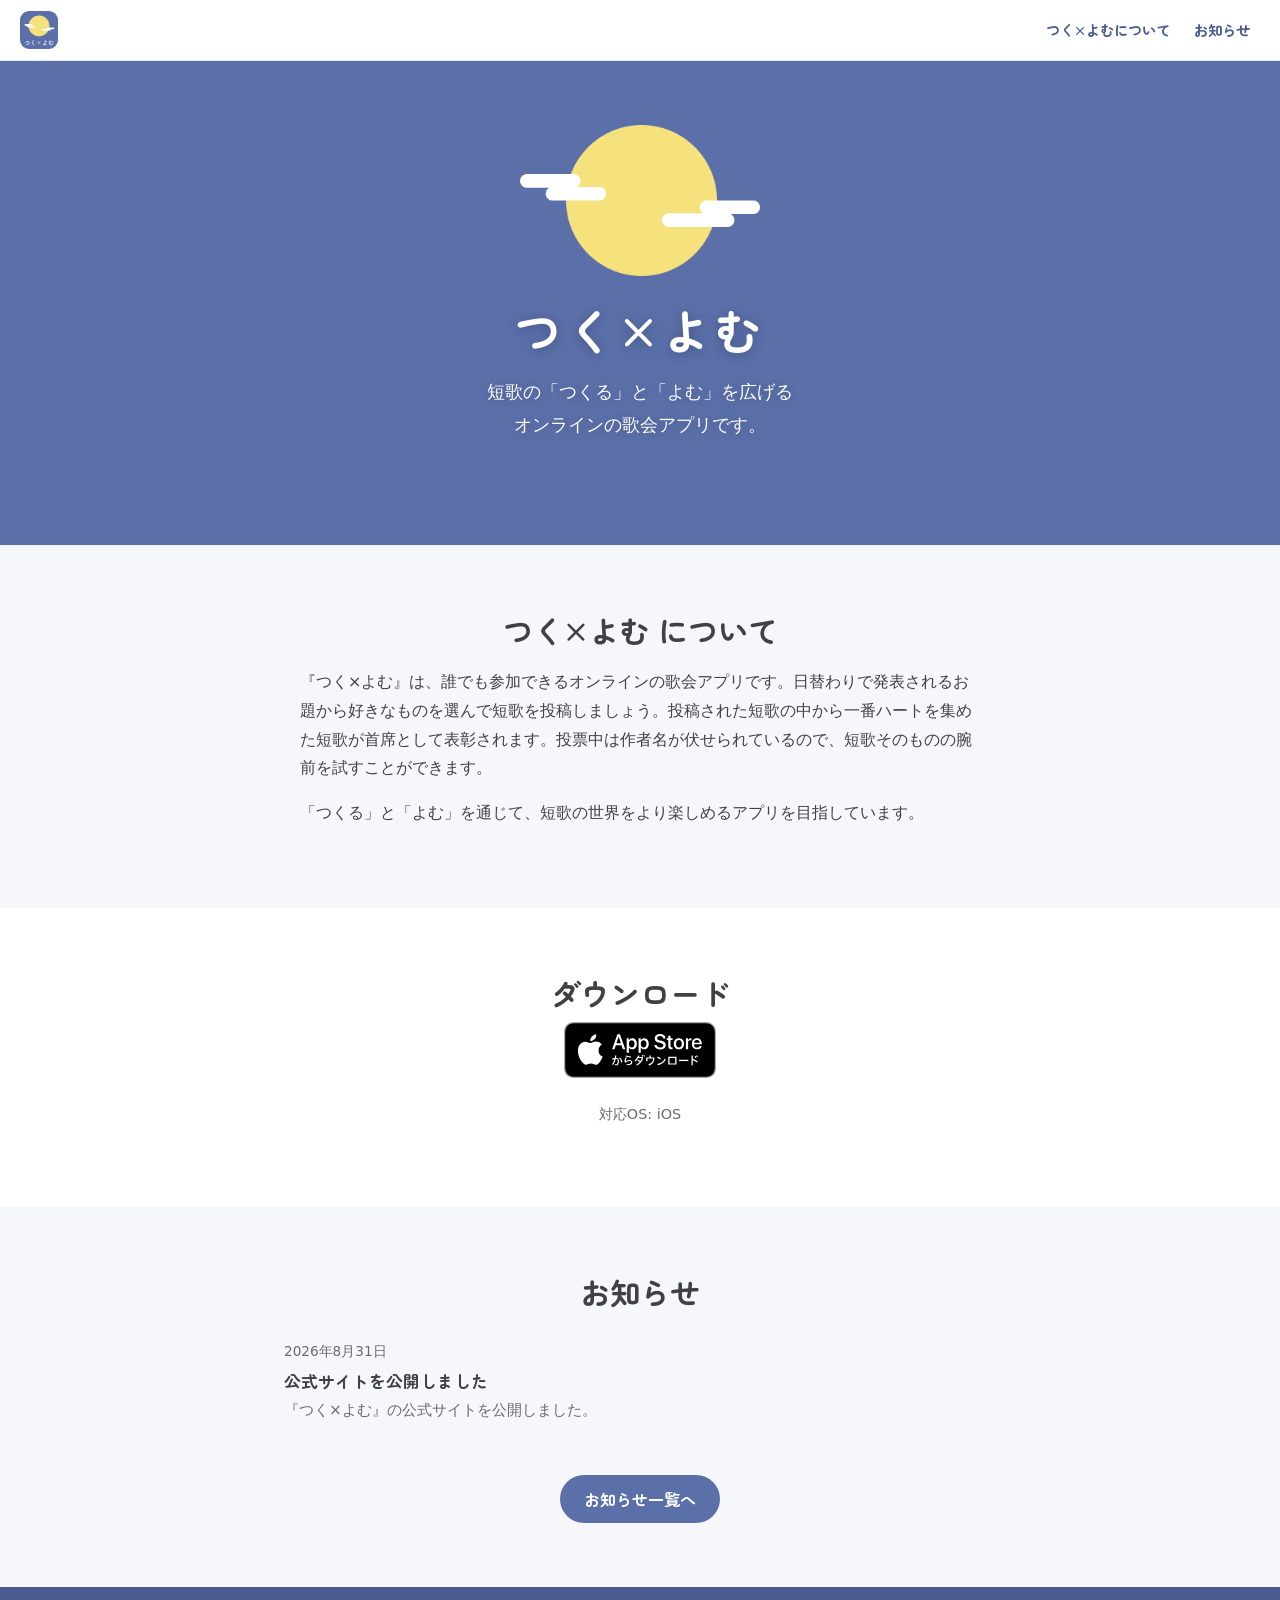
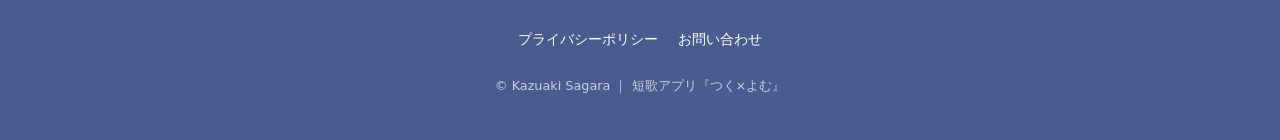
<file: index.html>
<!DOCTYPE html>
<html lang="ja">
<head>
  <meta charset="UTF-8">
  <meta name="viewport" content="width=device-width, initial-scale=1.0">
  <title>つく×よむ｜短歌の歌会アプリ</title>
  <meta name="description" content="『つく×よむ』は、お題に合わせて短歌を詠み、みんなで投票し合うオンライン歌会アプリです。毎日の歌会で首席を目指しましょう。iOS で配信中。">
  <link rel="canonical" href="https://healer-whale.github.io/tsukuyomu-web/">

  <meta property="og:type" content="website">
  <meta property="og:title" content="つく×よむ｜短歌の歌会アプリ">
  <meta property="og:description" content="お題で詠んで、みんなで選ぶ。毎日ひらく、短歌の歌会アプリ『つく×よむ』。">
  <meta property="og:url" content="https://healer-whale.github.io/tsukuyomu-web/">
  <meta property="og:image" content="https://healer-whale.github.io/tsukuyomu-web/assets/icon.png">
  <meta property="og:site_name" content="つく×よむ">
  <meta name="twitter:card" content="summary_large_image">

  <link rel="icon" href="assets/favicon.png" type="image/png">
  <link rel="apple-touch-icon" href="assets/icon.png">
  <link rel="preconnect" href="https://fonts.googleapis.com">
  <link rel="preconnect" href="https://fonts.gstatic.com" crossorigin>
  <link href="https://fonts.googleapis.com/css2?family=Zen+Maru+Gothic:wght@500;700&display=swap" rel="stylesheet">
  <link rel="stylesheet" href="style.css">
</head>
<body>
  <header class="site-header">
    <div class="container">
      <a class="brand" href="index.html" aria-label="つく×よむ ホーム">
        <img src="assets/icon.png" alt="つく×よむ">
      </a>
      <nav class="site-nav">
        <a href="#about">つく×よむについて</a>
        <a href="news.html">お知らせ</a>
      </nav>
    </div>
  </header>

  <main>
    <section class="hero">
      <div class="hero__inner">
        <img class="hero__logo" src="assets/logo_moon.png" alt="" width="320" height="200">
        <h1>つく×よむ</h1>
        <p>短歌の「つくる」と「よむ」を広げる<br>オンラインの歌会アプリです。</p>
      </div>
    </section>

    <section class="section" id="about">
      <div class="container">
        <h2>つく×よむ について</h2>
        <div class="prose">
          <p>『つく×よむ』は、誰でも参加できるオンラインの歌会アプリです。日替わりで発表されるお題から好きなものを選んで短歌を投稿しましょう。投稿された短歌の中から一番ハートを集めた短歌が首席として表彰されます。投票中は作者名が伏せられているので、短歌そのものの腕前を試すことができます。</p>
          <p>「つくる」と「よむ」を通じて、短歌の世界をより楽しめるアプリを目指しています。</p>
        </div>
      </div>
    </section>

    <section class="section download" id="download">
      <div class="container">
        <h2>ダウンロード</h2>
        <a class="appstore-badge-link" href="https://apps.apple.com/jp/app/id6753803224" target="_blank" rel="noopener">
          <img src="assets/appstore-badge.svg" alt="App Store でダウンロード" width="152" height="56">
        </a>
        <p>対応OS: iOS</p>
      </div>
    </section>

    <section class="section" id="news">
      <div class="container">
        <h2>お知らせ</h2>
        <div class="news-list">
          <article class="news-item">
            <div class="news-item__meta">
              <time datetime="2026-08-31">2026年8月31日</time>
            </div>
            <h3>公式サイトを公開しました</h3>
            <p>『つく×よむ』の公式サイトを公開しました。</p>
          </article>
        </div>
        <div class="center-link">
          <a class="btn" href="news.html">お知らせ一覧へ</a>
        </div>
      </div>
    </section>
  </main>

  <footer class="site-footer">
    <nav>
      <a href="privacy.html">プライバシーポリシー</a>
      <a href="https://forms.gle/Nwhqb7th3zikU4kS8" target="_blank" rel="noopener">お問い合わせ</a>
    </nav>
    <small>&copy; Kazuaki Sagara ｜ 短歌アプリ『つく×よむ』</small>
  </footer>
</body>
</html>
</file>
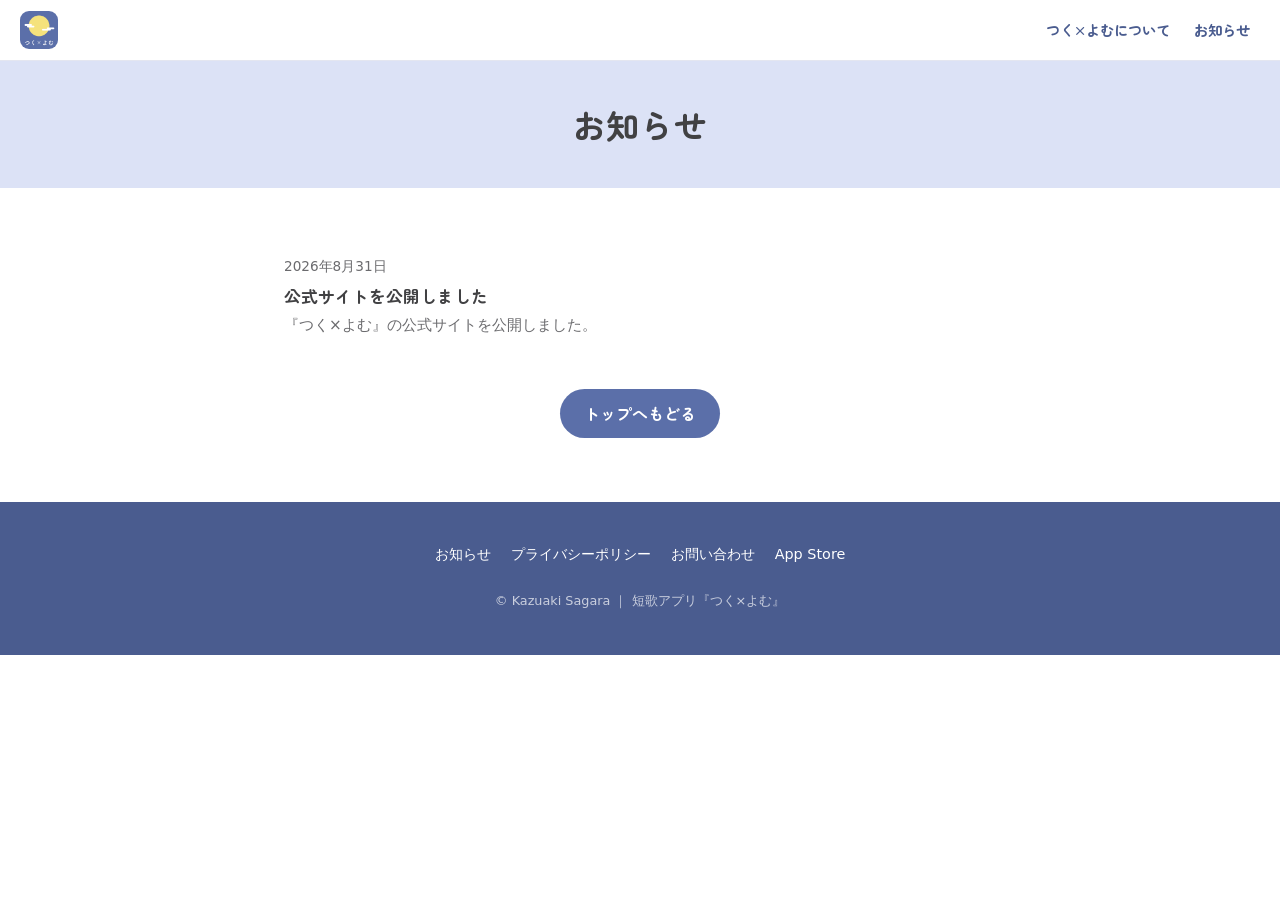
<file: news.html>
<!DOCTYPE html>
<!--
  お知らせページ
  新しいお知らせを追加するときは、下の <article class="news-item"> ブロックを
  1つコピーして news-list の先頭（いちばん上）に貼り付け、日付・カテゴリ・本文を書き換えてください。
  カテゴリ（badge）の種類:
    <span class="badge">お知らせ</span>                （既定・藤色）
    <span class="badge badge--update">アップデート</span> （緑）
    <span class="badge badge--bug">不具合</span>          （赤）
    <span class="badge badge--maintenance">メンテナンス</span>（黄土色）
-->
<html lang="ja">
<head>
  <meta charset="UTF-8">
  <meta name="viewport" content="width=device-width, initial-scale=1.0">
  <title>お知らせ｜つく×よむ</title>
  <meta name="description" content="短歌アプリ『つく×よむ』のお知らせ。不具合情報・アップデート・メンテナンス情報を掲載します。">
  <link rel="canonical" href="https://healer-whale.github.io/tsukuyomu-web/news.html">

  <meta property="og:type" content="article">
  <meta property="og:title" content="お知らせ｜つく×よむ">
  <meta property="og:description" content="短歌アプリ『つく×よむ』の不具合情報・アップデート・メンテナンス情報。">
  <meta property="og:url" content="https://healer-whale.github.io/tsukuyomu-web/news.html">
  <meta property="og:image" content="https://healer-whale.github.io/tsukuyomu-web/assets/icon.png">
  <meta property="og:site_name" content="つく×よむ">
  <meta name="twitter:card" content="summary_large_image">

  <link rel="icon" href="assets/favicon.png" type="image/png">
  <link rel="apple-touch-icon" href="assets/icon.png">
  <link rel="preconnect" href="https://fonts.googleapis.com">
  <link rel="preconnect" href="https://fonts.gstatic.com" crossorigin>
  <link href="https://fonts.googleapis.com/css2?family=Zen+Maru+Gothic:wght@500;700&display=swap" rel="stylesheet">
  <link rel="stylesheet" href="style.css">
</head>
<body>
  <header class="site-header">
    <div class="container">
      <a class="brand" href="index.html" aria-label="つく×よむ ホーム">
        <img src="assets/icon.png" alt="つく×よむ">
      </a>
      <nav class="site-nav">
        <a href="index.html#about">つく×よむについて</a>
        <a href="news.html">お知らせ</a>
      </nav>
    </div>
  </header>

  <main>
    <div class="page-head">
      <h1>お知らせ</h1>
    </div>

    <div class="page-body">
      <div class="container">

        <div class="news-list">
          <article class="news-item">
            <div class="news-item__meta">
              <time datetime="2026-08-31">2026年8月31日</time>
            </div>
            <h3>公式サイトを公開しました</h3>
            <p>『つく×よむ』の公式サイトを公開しました。</p>
          </article>
        </div>

        <div class="center-link">
          <a class="btn" href="index.html">トップへもどる</a>
        </div>
      </div>
    </div>
  </main>

  <footer class="site-footer">
    <nav>
      <a href="news.html">お知らせ</a>
      <a href="privacy.html">プライバシーポリシー</a>
      <a href="https://forms.gle/Nwhqb7th3zikU4kS8" target="_blank" rel="noopener">お問い合わせ</a>
      <a href="https://apps.apple.com/jp/app/id6753803224" target="_blank" rel="noopener">App Store</a>
    </nav>
    <small>&copy; Kazuaki Sagara ｜ 短歌アプリ『つく×よむ』</small>
  </footer>
</body>
</html>
</file>
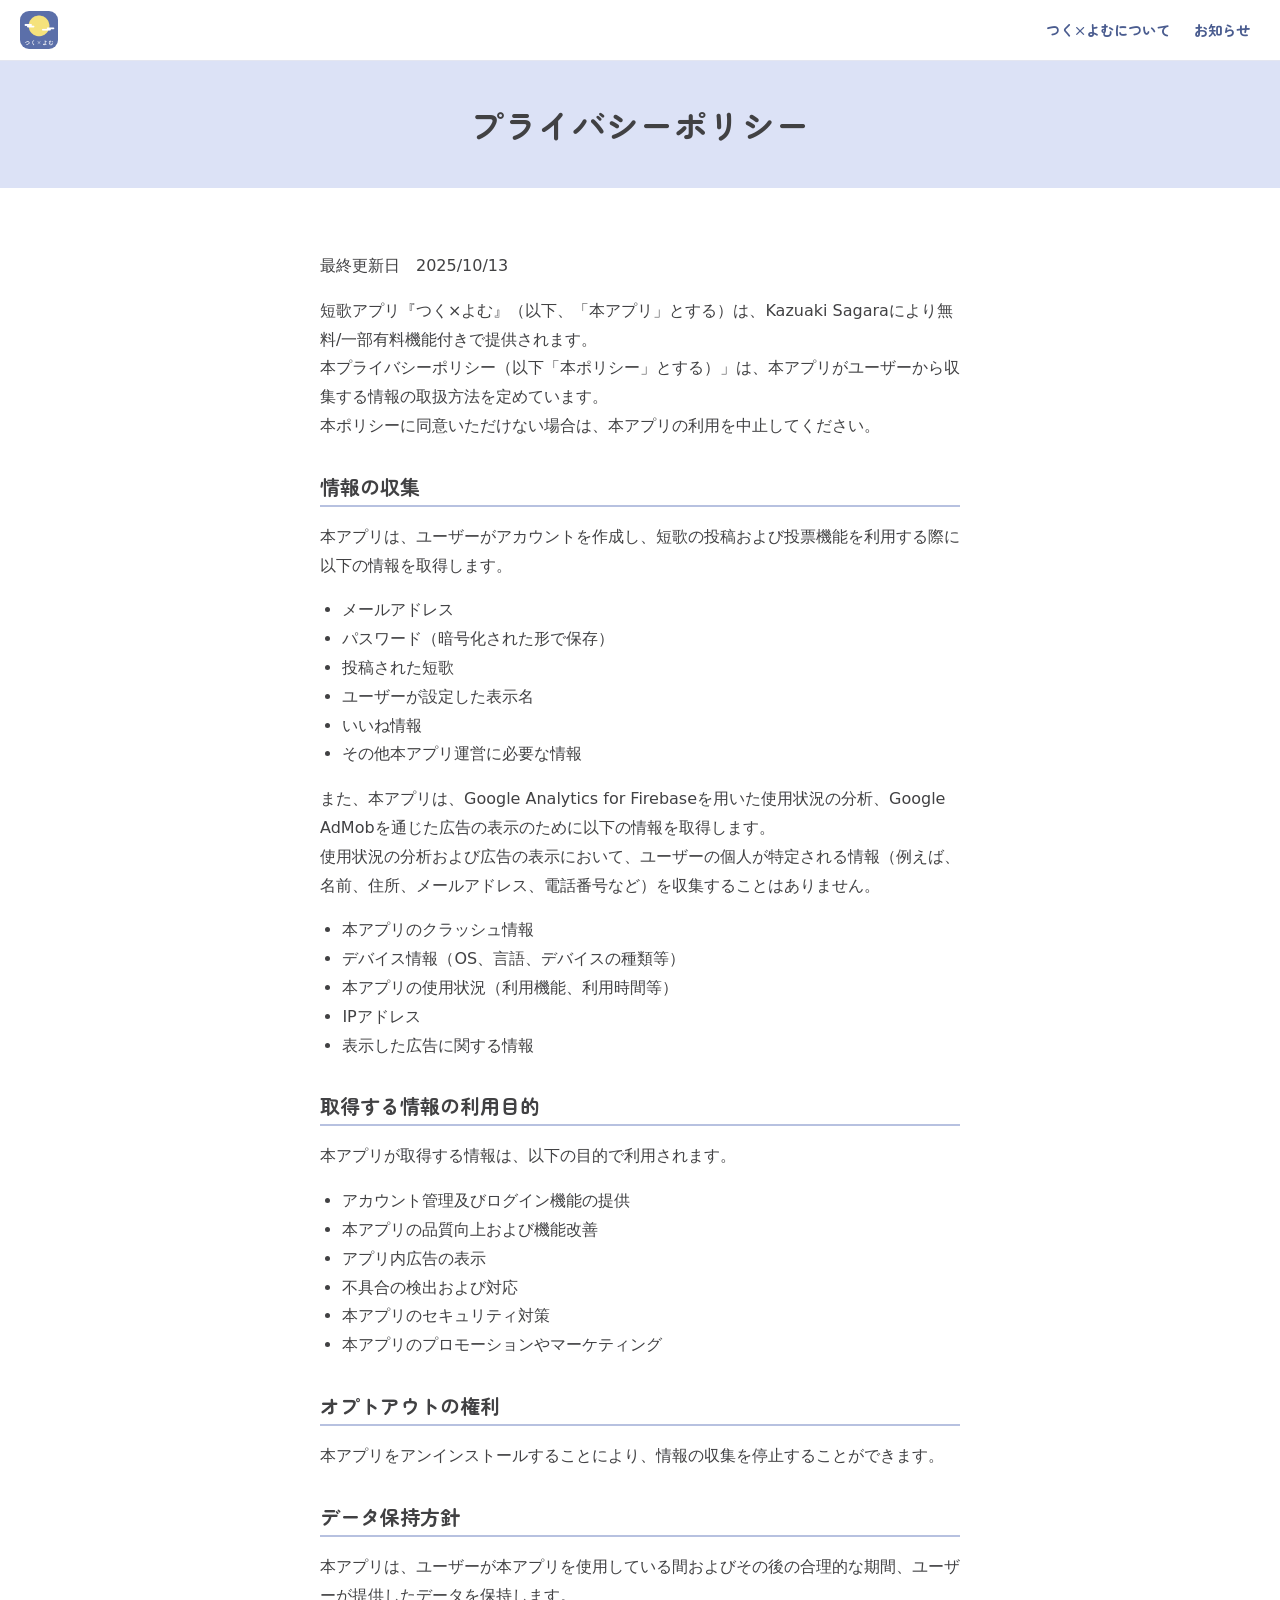
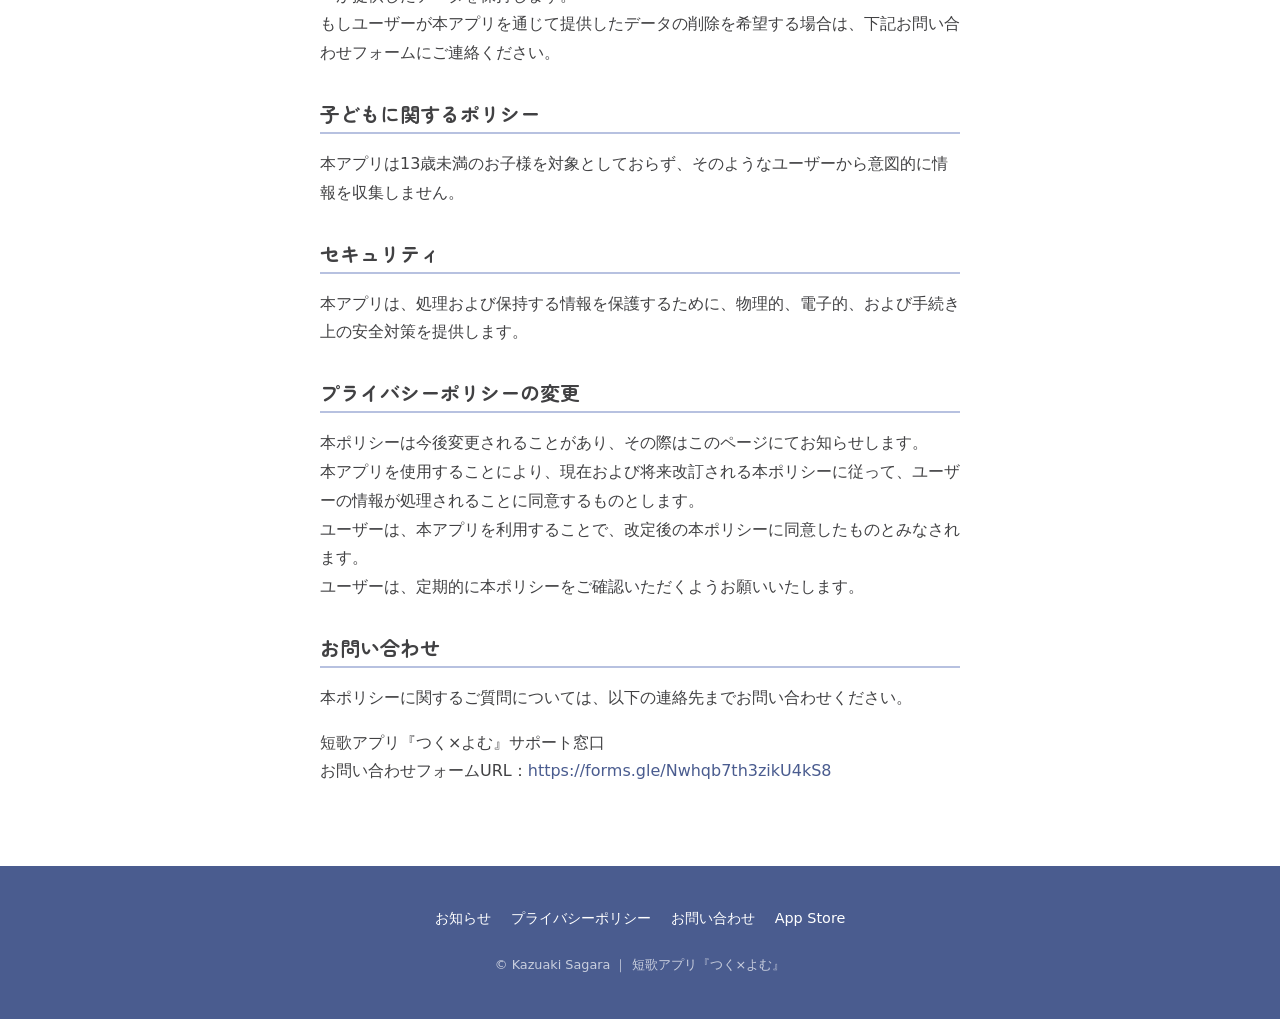
<file: privacy.html>
<!DOCTYPE html>
<html lang="ja">
<head>
  <meta charset="UTF-8">
  <meta name="viewport" content="width=device-width, initial-scale=1.0">
  <title>プライバシーポリシー | つく×よむ</title>
  <meta name="description" content="短歌アプリ『つく×よむ』のプライバシーポリシー。">
  <link rel="canonical" href="https://healer-whale.github.io/tsukuyomu-web/privacy.html">
  <link rel="icon" href="assets/favicon.png" type="image/png">
  <link rel="apple-touch-icon" href="assets/icon.png">
  <link rel="preconnect" href="https://fonts.googleapis.com">
  <link rel="preconnect" href="https://fonts.gstatic.com" crossorigin>
  <link href="https://fonts.googleapis.com/css2?family=Zen+Maru+Gothic:wght@500;700&display=swap" rel="stylesheet">
  <link rel="stylesheet" href="style.css">
</head>
<body>
  <header class="site-header">
    <div class="container">
      <a class="brand" href="index.html" aria-label="つく×よむ ホーム">
        <img src="assets/icon.png" alt="つく×よむ">
      </a>
      <nav class="site-nav">
        <a href="index.html#about">つく×よむについて</a>
        <a href="news.html">お知らせ</a>
      </nav>
    </div>
  </header>

  <main>
    <div class="page-head">
      <h1>プライバシーポリシー</h1>
    </div>

    <div class="page-body">
      <div class="container prose">
        <p>最終更新日　2025/10/13</p>

        <p>短歌アプリ『つく×よむ』（以下、「本アプリ」とする）は、Kazuaki Sagaraにより無料/一部有料機能付きで提供されます。<br>
        本プライバシーポリシー（以下「本ポリシー」とする）」は、本アプリがユーザーから収集する情報の取扱方法を定めています。<br>
        本ポリシーに同意いただけない場合は、本アプリの利用を中止してください。</p>

        <h2>情報の収集</h2>
        <p>本アプリは、ユーザーがアカウントを作成し、短歌の投稿および投票機能を利用する際に以下の情報を取得します。</p>
        <ul>
          <li>メールアドレス</li>
          <li>パスワード（暗号化された形で保存）</li>
          <li>投稿された短歌</li>
          <li>ユーザーが設定した表示名</li>
          <li>いいね情報</li>
          <li>その他本アプリ運営に必要な情報</li>
        </ul>

        <p>また、本アプリは、Google Analytics for Firebaseを用いた使用状況の分析、Google AdMobを通じた広告の表示のために以下の情報を取得します。<br>
        使用状況の分析および広告の表示において、ユーザーの個人が特定される情報（例えば、名前、住所、メールアドレス、電話番号など）を収集することはありません。</p>
        <ul>
          <li>本アプリのクラッシュ情報</li>
          <li>デバイス情報（OS、言語、デバイスの種類等）</li>
          <li>本アプリの使用状況（利用機能、利用時間等）</li>
          <li>IPアドレス</li>
          <li>表示した広告に関する情報</li>
        </ul>

        <h2>取得する情報の利用目的</h2>
        <p>本アプリが取得する情報は、以下の目的で利用されます。</p>
        <ul>
          <li>アカウント管理及びログイン機能の提供</li>
          <li>本アプリの品質向上および機能改善</li>
          <li>アプリ内広告の表示</li>
          <li>不具合の検出および対応</li>
          <li>本アプリのセキュリティ対策</li>
          <li>本アプリのプロモーションやマーケティング</li>
        </ul>

        <h2>オプトアウトの権利</h2>
        <p>本アプリをアンインストールすることにより、情報の収集を停止することができます。</p>

        <h2>データ保持方針</h2>
        <p>本アプリは、ユーザーが本アプリを使用している間およびその後の合理的な期間、ユーザーが提供したデータを保持します。<br>
        もしユーザーが本アプリを通じて提供したデータの削除を希望する場合は、下記お問い合わせフォームにご連絡ください。</p>

        <h2>子どもに関するポリシー</h2>
        <p>本アプリは13歳未満のお子様を対象としておらず、そのようなユーザーから意図的に情報を収集しません。</p>

        <h2>セキュリティ</h2>
        <p>本アプリは、処理および保持する情報を保護するために、物理的、電子的、および手続き上の安全対策を提供します。</p>

        <h2>プライバシーポリシーの変更</h2>
        <p>本ポリシーは今後変更されることがあり、その際はこのページにてお知らせします。<br>
        本アプリを使用することにより、現在および将来改訂される本ポリシーに従って、ユーザーの情報が処理されることに同意するものとします。<br>
        ユーザーは、本アプリを利用することで、改定後の本ポリシーに同意したものとみなされます。<br>
        ユーザーは、定期的に本ポリシーをご確認いただくようお願いいたします。</p>

        <h2>お問い合わせ</h2>
        <p>本ポリシーに関するご質問については、以下の連絡先までお問い合わせください。</p>

        <p>短歌アプリ『つく×よむ』サポート窓口<br>
        お問い合わせフォームURL：<a href="https://forms.gle/Nwhqb7th3zikU4kS8" target="_blank" rel="noopener noreferrer">https://forms.gle/Nwhqb7th3zikU4kS8</a></p>
      </div>
    </div>
  </main>

  <footer class="site-footer">
    <nav>
      <a href="news.html">お知らせ</a>
      <a href="privacy.html">プライバシーポリシー</a>
      <a href="https://forms.gle/Nwhqb7th3zikU4kS8" target="_blank" rel="noopener">お問い合わせ</a>
      <a href="https://apps.apple.com/jp/app/id6753803224" target="_blank" rel="noopener">App Store</a>
    </nav>
    <small>&copy; Kazuaki Sagara ｜ 短歌アプリ『つく×よむ』</small>
  </footer>
</body>
</html>
</file>
<file: style.css>
@charset "utf-8";

/* ============================================================
   つく×よむ 公式サイト 共有スタイル
   ブランド色は app（/Users/sagara/Dev/github/TsukuYomu）に準拠
   ============================================================ */

:root {
  --iris: #5b6fa9;          /* 藤色（メイン） */
  --iris-dark: #4a5c8f;
  --iris-pale: #dce2f6;     /* 淡い面 */
  --iris-pale-2: #b7c1e0;
  --moon: #ece08b;          /* 月の黄 */
  --accent: #cb2226;        /* アクセント赤（主 CTA） */
  --accent-dark: #a91b1f;
  --ink: #414143;           /* 文字 */
  --ink-soft: #6b6b6e;
  --bg: #ffffff;
  --bg-soft: #f6f7fb;
  --line: #e4e6f0;
  --radius: 12px;
  --container: 960px;
  --head-h: 60px;

  --font-heading: "Zen Maru Gothic", "Hiragino Maru Gothic ProN", "Hiragino Sans",
    system-ui, sans-serif;
  --font-body: "Hiragino Sans", "Hiragino Kaku Gothic ProN", "Noto Sans JP",
    system-ui, -apple-system, "Segoe UI", Roboto, sans-serif;
}

*,
*::before,
*::after {
  box-sizing: border-box;
}

html {
  scroll-behavior: smooth;
  scroll-padding-top: calc(var(--head-h) + 16px);
}

body {
  margin: 0;
  font-family: var(--font-body);
  color: var(--ink);
  background: var(--bg);
  line-height: 1.8;
  -webkit-font-smoothing: antialiased;
}

img {
  max-width: 100%;
  height: auto;
}

a {
  color: var(--iris-dark);
  text-decoration: none;
}

a:hover {
  text-decoration: underline;
}

h1,
h2,
h3 {
  font-family: var(--font-heading);
  font-weight: 700;
  line-height: 1.4;
  color: var(--ink);
}

.container {
  width: 100%;
  max-width: var(--container);
  margin-inline: auto;
  padding-inline: 20px;
}

/* ---------- ヘッダー ---------- */

.site-header {
  position: sticky;
  top: 0;
  z-index: 50;
  min-height: var(--head-h);
  background: rgba(255, 255, 255, 0.95);
  border-bottom: 1px solid var(--line);
  backdrop-filter: blur(6px);
  -webkit-backdrop-filter: blur(6px);
}

.site-header .container {
  max-width: none;
  min-height: var(--head-h);
  display: flex;
  align-items: center;
  gap: 12px 16px;
  flex-wrap: wrap;
  padding-block: 8px;
}

.brand {
  margin-right: auto;
  display: flex;
  align-items: center;
  gap: 10px;
  font-family: var(--font-heading);
  font-weight: 700;
  font-size: 1.05rem;
  color: var(--ink);
}

.brand:hover {
  text-decoration: none;
}

.brand img {
  display: block;
  width: 38px;
  height: 38px;
  border-radius: 9px;
}

.site-nav {
  display: flex;
  gap: 4px;
  flex-wrap: wrap;
  margin-left: auto;
  justify-content: flex-end;
}

.site-nav a {
  color: var(--iris-dark);
  font-family: var(--font-heading);
  font-weight: 700;
  font-size: 0.9rem;
  padding: 6px 10px;
  border-radius: 8px;
}

.site-nav a:hover {
  color: var(--iris-dark);
  background: var(--iris-pale);
  text-decoration: none;
}

/* ---------- ヒーロー ---------- */

.hero {
  background: var(--iris);
  color: #fff;
  text-align: center;
  padding: 64px 20px 76px;
}

.hero__inner {
  max-width: 640px;
  margin-inline: auto;
}

.hero__logo {
  display: block;
  width: min(240px, 56vw);
  height: auto;
  margin: 0 auto 20px;
}

.hero h1 {
  color: #fff;
  font-size: clamp(2rem, 6vw, 3rem);
  letter-spacing: 0.08em;
  margin: 0 0 12px;
  text-shadow: 0 2px 12px rgba(30, 38, 68, 0.35);
}

.hero p {
  font-size: clamp(1rem, 2.6vw, 1.15rem);
  margin: 0 0 28px;
  color: #fff;
  text-shadow: 0 1px 8px rgba(30, 38, 68, 0.3);
}

/* ---------- App Store バッジ ---------- */

.appstore-badge-link {
  display: inline-block;
  transition: opacity 0.15s ease;
}

.appstore-badge-link:hover {
  opacity: 0.85;
  text-decoration: none;
}

.appstore-badge-link img {
  display: block;
  height: 56px;
  width: auto;
}

/* ---------- セクション ---------- */

.section {
  padding: 64px 0;
}

.section:nth-of-type(even) {
  background: var(--bg-soft);
}

.section h2 {
  font-size: clamp(1.5rem, 4vw, 1.9rem);
  text-align: center;
  margin: 0 0 8px;
}

.section__lead {
  text-align: center;
  color: var(--ink-soft);
  margin: 0 auto 40px;
  max-width: 640px;
}

.prose {
  max-width: 680px;
  margin-inline: auto;
}

/* ---------- 遊び方（ステップ） ---------- */

.steps {
  display: grid;
  gap: 20px;
  grid-template-columns: repeat(3, 1fr);
  counter-reset: step;
}

.step {
  background: var(--bg);
  border: 1px solid var(--line);
  border-radius: var(--radius);
  padding: 24px 20px;
}

.step__num {
  display: inline-flex;
  align-items: center;
  justify-content: center;
  width: 36px;
  height: 36px;
  border-radius: 50%;
  background: var(--iris);
  color: #fff;
  font-family: var(--font-heading);
  font-weight: 700;
  margin-bottom: 12px;
}

.step h3 {
  margin: 0 0 6px;
  font-size: 1.1rem;
}

.step p {
  margin: 0;
  font-size: 0.95rem;
  color: var(--ink-soft);
}

.cycle-note {
  margin: 32px auto 0;
  max-width: 680px;
  text-align: center;
  background: var(--iris-pale);
  color: var(--iris-dark);
  border-radius: var(--radius);
  padding: 14px 20px;
  font-size: 0.95rem;
}

/* ---------- 特徴（カード） ---------- */

.cards {
  display: grid;
  gap: 20px;
  grid-template-columns: repeat(2, 1fr);
  max-width: 760px;
  margin-inline: auto;
}

.card {
  background: var(--bg);
  border: 1px solid var(--line);
  border-radius: var(--radius);
  padding: 22px;
}

.card h3 {
  margin: 0 0 6px;
  font-size: 1.05rem;
  color: var(--iris-dark);
}

.card p {
  margin: 0;
  font-size: 0.95rem;
  color: var(--ink-soft);
}

/* ---------- スクリーンショット ---------- */

.shots {
  display: flex;
  gap: 20px;
  justify-content: center;
  flex-wrap: wrap;
}

.shot {
  width: 220px;
  aspect-ratio: 9 / 19;
  border-radius: 26px;
  border: 6px solid var(--ink);
  background: linear-gradient(160deg, var(--iris-pale), var(--iris-pale-2));
  display: flex;
  align-items: center;
  justify-content: center;
  color: var(--iris-dark);
  font-family: var(--font-heading);
  font-size: 0.85rem;
  text-align: center;
  padding: 12px;
}

.shot img {
  width: 100%;
  height: 100%;
  object-fit: cover;
  border-radius: 20px;
}

/* ---------- ダウンロード CTA ---------- */

.download {
  text-align: center;
}

.download p {
  margin-top: 14px;
  color: var(--ink-soft);
  font-size: 0.9rem;
}

/* ---------- お知らせ ---------- */

.news-list {
  max-width: 720px;
  margin-inline: auto;
  display: flex;
  flex-direction: column;
  gap: 4px;
}

.news-item {
  padding: 18px 4px;
  border-bottom: 1px solid var(--line);
}

.news-item:last-child {
  border-bottom: none;
}

.news-item__meta {
  display: flex;
  align-items: center;
  gap: 10px;
  margin-bottom: 6px;
  font-size: 0.85rem;
}

.news-item time {
  color: var(--ink-soft);
  font-variant-numeric: tabular-nums;
}

.news-item h3 {
  margin: 0 0 4px;
  font-size: 1.05rem;
}

.news-item p {
  margin: 0;
  color: var(--ink-soft);
  font-size: 0.95rem;
}

.news-item p + p {
  margin-top: 8px;
}

.badge {
  display: inline-block;
  padding: 2px 10px;
  border-radius: 999px;
  font-family: var(--font-heading);
  font-size: 0.75rem;
  font-weight: 700;
  color: #fff;
  background: var(--iris);
  white-space: nowrap;
}

.badge--update {
  background: #3a8a5c;
}

.badge--bug {
  background: var(--accent);
}

.badge--maintenance {
  background: #b07d1a;
}

.center-link {
  text-align: center;
  margin-top: 32px;
}

/* ---------- 汎用ボタン ---------- */

.btn {
  display: inline-block;
  padding: 10px 24px;
  border-radius: 999px;
  background: var(--iris);
  color: #fff;
  font-family: var(--font-heading);
  font-weight: 700;
}

.btn:hover {
  text-decoration: none;
  background: var(--iris-dark);
}

/* ---------- フッター ---------- */

.site-footer {
  background: var(--iris-dark);
  color: rgba(255, 255, 255, 0.9);
  padding: 40px 20px;
  text-align: center;
}

.site-footer nav {
  display: flex;
  gap: 8px 20px;
  justify-content: center;
  flex-wrap: wrap;
  margin-bottom: 18px;
}

.site-footer a {
  color: #fff;
  font-size: 0.9rem;
}

.site-footer small {
  color: rgba(255, 255, 255, 0.7);
  font-size: 0.8rem;
}

/* ---------- 下層ページ本文（privacy / news 見出し） ---------- */

.page-head {
  background: var(--iris-pale);
  padding: 40px 20px;
  text-align: center;
}

.page-head h1 {
  margin: 0;
  font-size: clamp(1.6rem, 5vw, 2.1rem);
}

.page-body {
  padding: 48px 0 64px;
}

.page-body h2 {
  font-size: 1.25rem;
  margin: 32px 0 8px;
  padding-bottom: 4px;
  border-bottom: 2px solid var(--iris-pale-2);
}

.page-body ul {
  padding-left: 1.4em;
}

.page-body a {
  word-break: break-all;
}

/* ---------- レスポンシブ ---------- */

@media (max-width: 768px) {
  .steps {
    grid-template-columns: 1fr;
  }
  .cards {
    grid-template-columns: 1fr;
  }
  .section {
    padding: 48px 0;
  }
}

@media (max-width: 480px) {
  .site-nav a {
    padding: 6px 7px;
    font-size: 0.82rem;
  }
  .hero {
    padding: 48px 20px 56px;
  }
}

@media (prefers-reduced-motion: reduce) {
  html {
    scroll-behavior: auto;
  }
  * {
    transition: none !important;
  }
}
</file>
